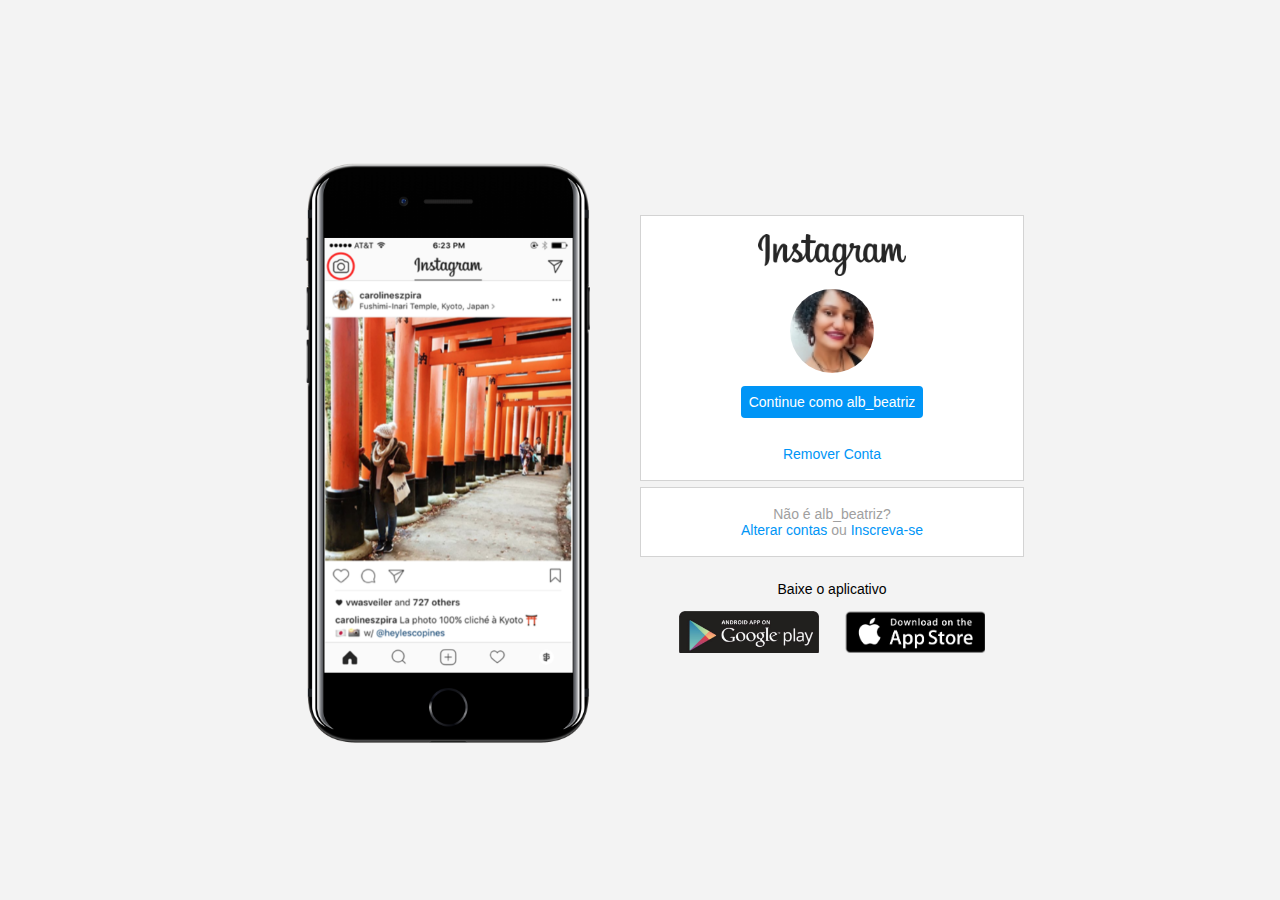
<file: Projeto Instagram/index.html>
<!DOCTYPE html>
 <html lang ="en">
     <head>
         <meta charset="UTF-8">
         <link name ="viewport" content="width=device-width, inicital-scale=1.0">
         <link rel="stylesheet" href="style.css">
         <title>Instagram</title>
     </head>
<body>
    <div class=instagram-container-center>
        <div class="instagram-phone">
            <img src="./imagens/celular.png" alt="Celular">
        </div>
            <div class="instagram-continue-conta">
            <div class="group">
                <img src="./imagens/logoInstagram.png" class="instagram-logo" alt="Instagram logo">
                <div class="profile-photo">
                    <img src="./imagens/perfil.jpg" alt="Foto de Perfil">
                </div>
                <a href="#" class="instagram-login">Continue como alb_beatriz</a>
                <a href="#" class="instagram-logout">Remover Conta</a>
            </div>
            <div class="group">
                <p class="not-account">Não é alb_beatriz?</p>
                <p class="not-account"><span class="link-blue">Alterar contas</span>
                    ou
                <span class="link-blue">Inscreva-se</span>   
                </p>
            </div>
            <div class="get-the-app">
                <p class="get-app">Baixe o aplicativo</p>
                <div class="download">
                    <a href="#" class="app-download"></a>
                    <a href="#"class="app-download"></a>
                </div>
            </div>
        </div>
    </div>
</body>




 </html>
</file>
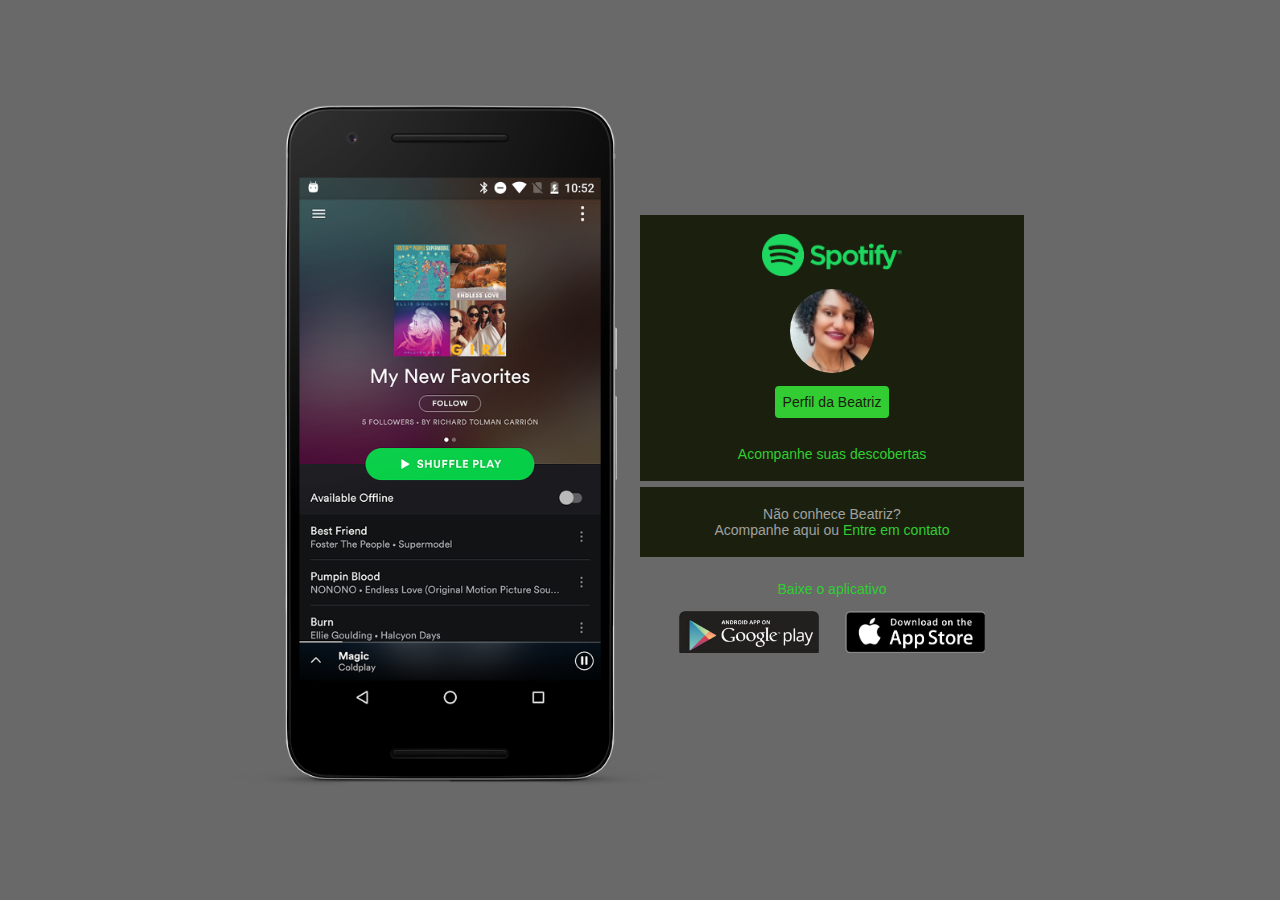
<file: Projeto Spotify/index.html>
<!DOCTYPE html>
 <html lang ="en">
     <head>
         <meta charset="UTF-8">
         <link name ="viewport" content="width=device-width, inicital-scale=1.0">
         <link rel="stylesheet" href="style.css">
         <title>Projeto Spotity</title>
     </head>
<body>
    <div class= spotify-container-center> <!--principal-->

        <div class="spotify-phone"> <!--colocar a imagem do spotify-->
            <img src="./imagens/celular.png" alt="Celular">
        </div>

            <div class="spotify-continue-conta"> <!--dados da conta-->
            <div class="group">
                <img src="./imagens/Spotify-logo.png" class="spotify-logo" alt="Spotify logo">
                <div class="profile-photo">
                    <img src="./imagens/perfil.jpg" alt="Foto de Perfil">
                </div>
                <a href="#" class="spotify-perfil">Perfil da Beatriz</a>
                <a href="#" class="spotify-acompanhe"> Acompanhe suas descobertas</a>
            </div>

            <div class="group"> <!--dados da segunda caixa-->
                <p class="nao-conhece">Não conhece Beatriz?</p>
                <p class="nao-conhece"><span class="link-blue">Acompanhe aqui</span>
                    ou
                <a href="mailto:beatriz.cristina@ufvjm.edu.br"target="_blank" class="link-green">Entre em contato</a>   
                </p>
            </div>

            <div class="get-the-app"> <!--final e onde vao ficar as imagens que o css chamou-->
                <p class="get-app">Baixe o aplicativo</p>
                <div class="download">
                    <a href="#" class="app-download"></a>
                    <a href="#"class="app-download"></a>
                </div>
            </div>
        </div>
    </div>
</body>
 </html>
</file>
<file: Projeto Instagram/style.css>
*{
    padding: 0;
    margin: 0;
    box-sizing: border-box;
    text-decoration: none;
    font-family: sans-serif;
    font-size: 14px;
}

body{
width: 100%;
min-height: 100vh;
background-color: rgb(243, 243, 243);
margin: 0;
padding: 0;
display: flex;
justify-content: center;
}

.instagram-container-center{
    display: flex;
    align-items: center;
    justify-content: start;
    width: 60%;
    height: 100vh;
}

.instagram-phone{
    display: flex;
    align-items: center;
    justify-content: center;
    width: 50%;
}

.instagram-phone img{
    height: 50rem;
}

.instagram-continue-conta{
    display: flex;
    align-items: center; /*horizontal*/
    justify-content: space-around; /*vertical*/
    flex-direction: column;
    width: 50%;
    min-height: 34rem;
}

.group{
    display: flex;
    justify-content:space-between;
    align-items: center;
    flex-direction: column;
    background-color: #ffffff;
    width: 100%;
    padding: 1.3rem 0;
    border: 1px solid lightgray;
}

.group:nth-child(1){
    min-height: 19rem;
}

.instagram-logo{
    height: 3rem;
}

.profile-photo{
    display: flex;
    justify-content: center;
    align-items: center;
    border-radius: 50%;
    overflow: hidden;
}

.profile-photo img{
    height: 6rem;
}

.instagram-login{
    background-color: #0095f6 ;
    color: #ffffff;
    padding: 8px;
    border-radius: 4px;
}

.instagram-logout{
    color: #0095f6;
    margin-top: 1rem;
}

.not-account{
    color: rgb(160,160,160);

}

.link-blue{
    color: #0095f6
}

.get-the-app{
    display: flex;
    flex-direction: column;
    align-items: center;
    justify-content: center;
    width: 100%;
    padding: 1.3rem 0;
}

.download{
    display: flex;
    width: 100%;
    justify-content: space-evenly;
    align-items: center;
    padding: 1rem;
}

.app-download{
    height: 3rem;
    width: 10rem;
    background-size: cover;
}

.app-download:nth-child(1){
    background-image: url('./imagens/googleplaybutton.png');
}

.app-download:nth-child(2){
    background-image: url('./imagens/apple-button.png');
}

/*
pc
*/
@media (max-width:1024px){
    .instagram-container-center{
        width: 90%;
    }
}
/*celular*/
@media (max-width: 650px){
    body{
        background-color: #ffffff;
    }

    .instagram-container-center{
        width: 90%;
    }
    .instagram-phone{
        display: none;
    }
    .instagram-continue-conta{
        width: 100%;
    }
    .group{
        border: 1px solid transparent;
    }
}
</file>
<file: Projeto Spotify/style.css>
*{
    padding: 0;
    margin: 0;
    box-sizing: border-box;
    text-decoration: none;
    font-family: sans-serif;
    font-size: 14px;
}

body{
width: 100%;
min-height: 100vh;
background-color: #696969;
margin: 0;
padding: 0;
display: flex;
justify-content: center;
}

.spotify-container-center{
    display: flex;
    align-items: center;
    justify-content: start;
    width: 60%;
    height: 100vh;
}

.spotify-phone{
    display: flex;
    align-items: center;
    justify-content: center;
    width: 50%;
}

.spotify-phone img{
    height: 50rem;
}

.spotify-continue-conta{
    display: flex;
    align-items: center; /*horizontal*/
    justify-content: space-around; /*vertical*/
    flex-direction: column;
    width: 50%;
    min-height: 34rem;
}

.group{
    display: flex;
    justify-content:space-between;
    align-items: center;
    flex-direction: column;
    background-color: #1b200e;
    width: 100%;
    padding: 1.3rem 0;
    border: 1px solid #1b200e;
}

.group:nth-child(1){
    min-height: 19rem;
}

.spotify-logo{
    height: 3rem;
}

.profile-photo{
    display: flex;
    justify-content: center;
    align-items: center;
    border-radius: 50%;
    overflow: hidden;
}

.profile-photo img{
    height: 6rem;
}

.spotify-perfil{
    background-color: #32cd32 ;
    color: #1b200e;
    padding: 8px;
    border-radius: 4px;
}

.spotify-acompanhe{
    color: #32cd32;
    margin-top: 1rem;
}

.nao-conhece{
    color: rgb(160,160,160);

}

.link-green{
    color: #32cd32;
}

.get-the-app{
    color: #32cd32;
    display: flex;
    flex-direction: column;
    align-items: center;
    justify-content: center;
    width: 100%;
    padding: 1.3rem 0;
}

.download{
    display: flex;
    width: 100%;
    justify-content: space-evenly;
    align-items: center;
    padding: 1rem;
}

.app-download{
    height: 3rem;
    width: 10rem;
    background-size: cover;
}

.app-download:nth-child(1){
    background-image: url('./imagens/googleplaybutton.png');
}

.app-download:nth-child(2){
    background-image: url('./imagens/apple-button.png');
}

/*
pc
*/
@media (max-width:1024px){
    .spotify-container-center{
        width: 90%;
    }
}
/*celular*/
@media (max-width: 650px){
    body{
        background-color: #ffffff;
    }

    .spotify-container-center{
        width: 90%;
    }
    .spotify-phone{
        display: none;
    }
    .spotify-continue-conta{
        width: 100%;
    }
    .group{
        border: 1px solid transparent;
    }
}
</file>
